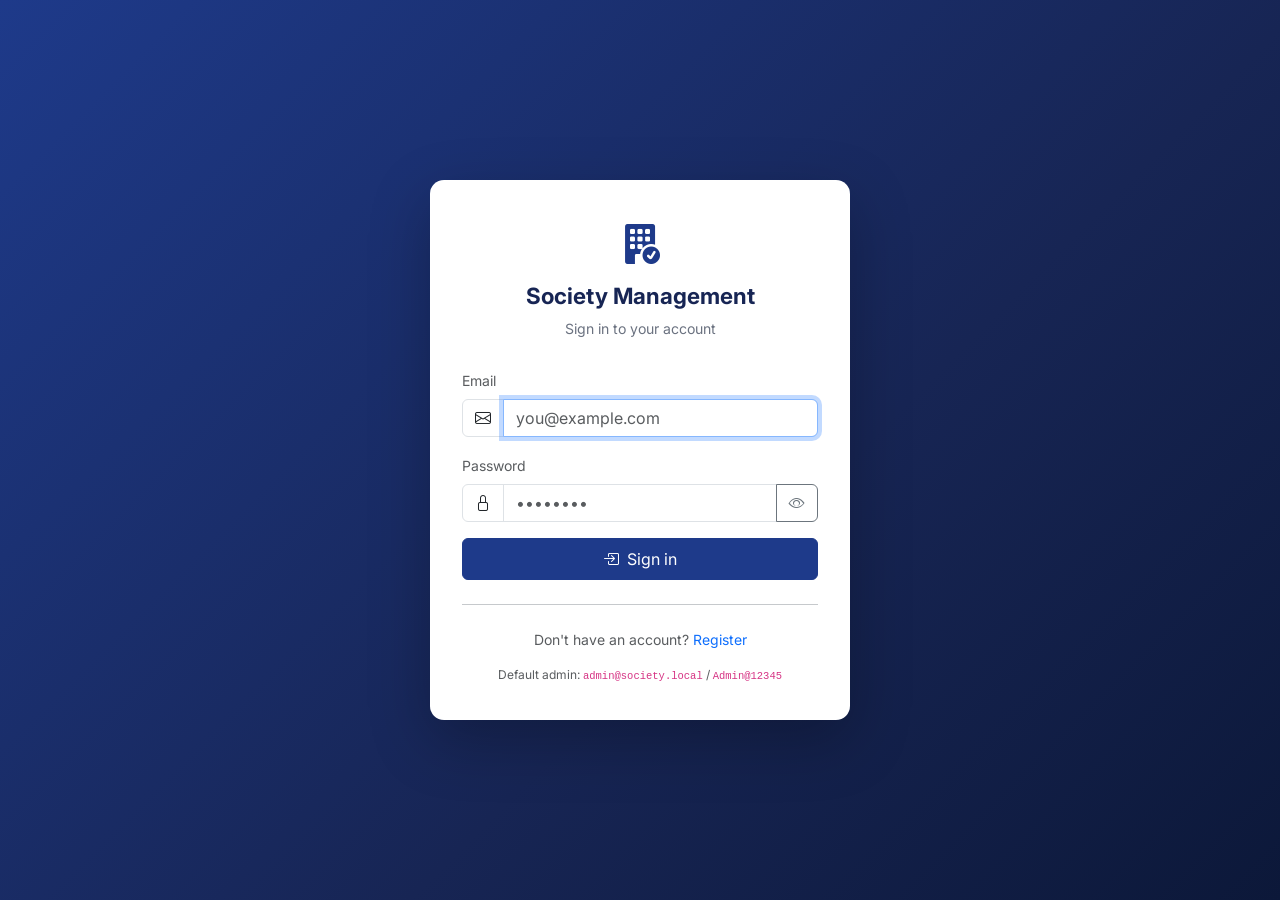
<file: frontend/index.html>
<!doctype html>
<html>
<head>
<meta http-equiv="refresh" content="0; url=login.html"/>
<title>Society Management</title>
</head>
<body>
<script>
  if (localStorage.getItem('sm_access_token')) location.href = 'dashboard.html';
  else location.href = 'login.html';
</script>
</body>
</html>
</file>
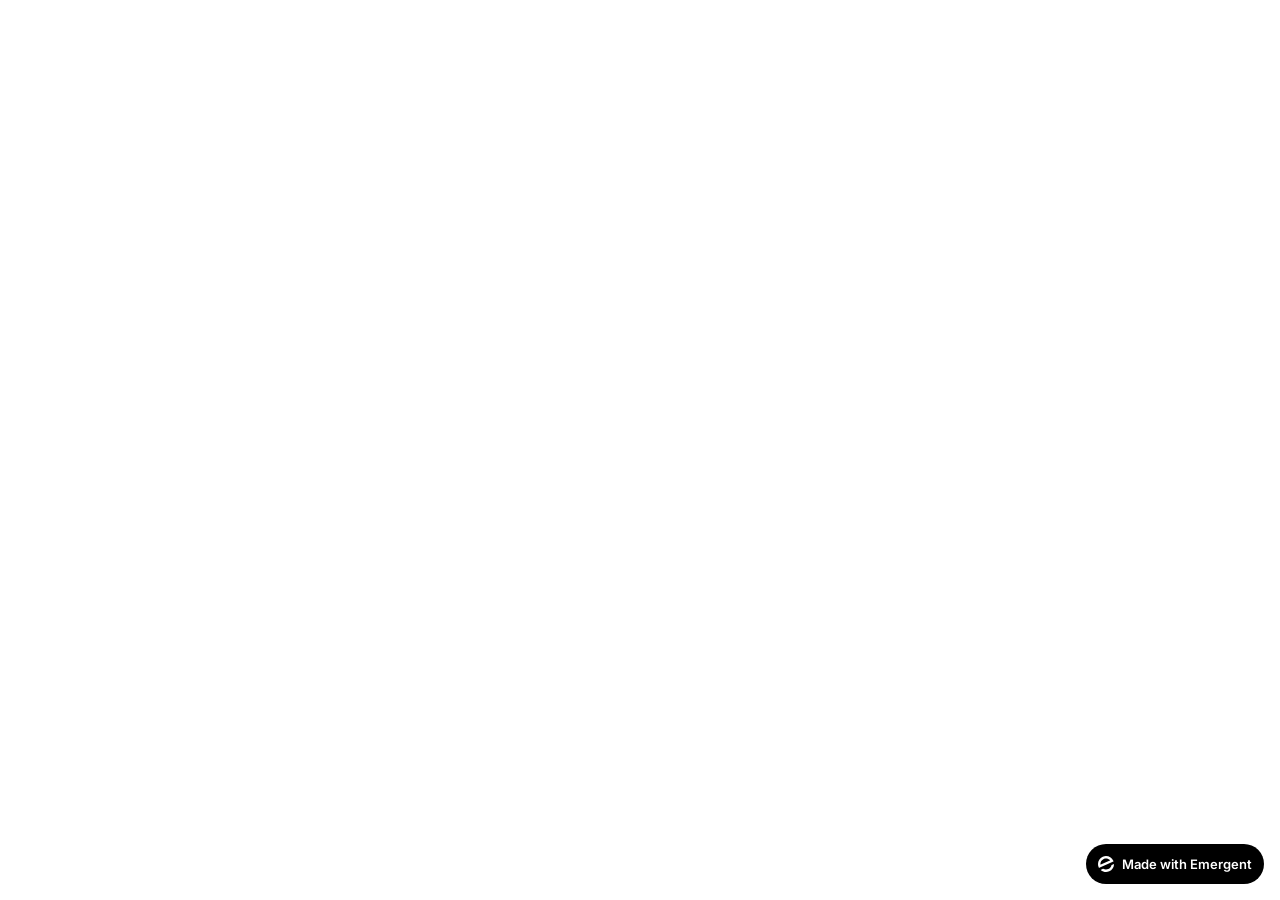
<file: frontend/public/index.html>
<!doctype html>
<html lang="en">
    <head>
        <meta charset="utf-8" />
        <meta name="viewport" content="width=device-width, initial-scale=1" />
        <meta name="theme-color" content="#000000" />
        <meta name="description" content="A product of emergent.sh" />
        <link rel="preconnect" href="https://fonts.googleapis.com" />
        <link rel="preconnect" href="https://fonts.gstatic.com" crossorigin />
        <link href="https://fonts.googleapis.com/css2?family=Inter:wght@600&display=swap" rel="stylesheet" />
        <!--
        manifest.json provides metadata used when your web app is installed on a
        user's mobile device or desktop. See https://developers.google.com/web/fundamentals/web-app-manifest/
        -->
        <!--
        Notice the use of %PUBLIC_URL% in the tags above.
        It will be replaced with the URL of the `public` folder during the build.
        Only files inside the `public` folder can be referenced from the HTML.

        Unlike "/favicon.ico" or "favicon.ico", "%PUBLIC_URL%/favicon.ico" will
        work correctly both with client-side routing and a non-root public URL.
        Learn how to configure a non-root public URL by running `npm run build`.
        -->
        <title>Emergent | Fullstack App</title>
        <script>window.addEventListener("error",function(e){if(e.error instanceof DOMException&&e.error.name==="DataCloneError"&&e.message&&e.message.includes("PerformanceServerTiming")){e.stopImmediatePropagation();e.preventDefault()}},true);</script>
        <script src="https://assets.emergent.sh/scripts/emergent-main.js"></script>
    </head>
    <body>
        <noscript>You need to enable JavaScript to run this app.</noscript>
        <div id="root"></div>
        <!--
      This HTML file is a template.
      If you open it directly in the browser, you will see an empty page.

      You can add webfonts, meta tags, or analytics to this file.
      The build step will place the bundled scripts into the <body> tag.

      To begin the development, run `npm start` or `yarn start`.
      To create a production bundle, use `npm run build` or `yarn build`.
    -->
        <a
            id="emergent-badge"
            target="_blank"
            href="https://app.emergent.sh/?utm_source=emergent-badge"
            style="
                display: inline-flex !important;
                box-sizing: border-box;
                width: 178px;
                height: 40px;
                padding: 8px 12px 8px 12px;
                align-items: center !important;
                gap: 8px;
                border-radius: 50px !important;
                background: #000 !important;
                position: fixed !important;
                bottom: 16px;
                right: 16px;
                text-decoration: none;
                font-family: -apple-system, BlinkMacSystemFont,
                    &quot;Segoe UI&quot;, Roboto, Oxygen, Ubuntu, Cantarell,
                    &quot;Open Sans&quot;, &quot;Helvetica Neue&quot;,
                    sans-serif !important;
                font-size: 12px !important;
                z-index: 9999 !important;
            "
        >
            <svg xmlns="http://www.w3.org/2000/svg" width="16" height="16" viewBox="0 0 16 16" fill="none">
                <path d="M15.5702 8.13142C15.7729 8.0412 16.0007 8.18878 15.9892 8.4103C15.8374 11.3192 14.0965 14.0405 11.2531 15.3065C8.40964 16.5725 5.2224 16.0453 2.95912 14.2117C2.78676 14.072 2.82955 13.804 3.03219 13.7137L4.95677 12.8568C5.04866 12.8159 5.15446 12.823 5.24204 12.8725C6.73377 13.7153 8.59176 13.8649 10.2772 13.1145C11.9626 12.3641 13.0947 10.8833 13.4665 9.21075C13.4883 9.11256 13.5539 9.02918 13.6457 8.98827L15.5702 8.13142Z" fill="white"/>
                <path fill-rule="evenodd" clip-rule="evenodd" d="M15.3066 4.74698L15.5067 5.19653C15.5759 5.35178 15.5061 5.53366 15.3508 5.60278L1.29992 11.8586C1.14467 11.9278 0.962794 11.8579 0.893675 11.7027L0.701732 11.2716L0.693457 11.2531C-1.10317 7.21778 0.711626 2.49007 4.74692 0.693443C8.78221 -1.10318 13.51 0.711693 15.3066 4.74698ZM2.82356 8.55367C2.63552 8.63739 2.41991 8.51617 2.40853 8.31065C2.28373 6.05724 3.53858 3.85787 5.72286 2.88536C7.90715 1.91286 10.3813 2.45199 11.9724 4.05256C12.1175 4.19854 12.0633 4.43988 11.8753 4.5236L2.82356 8.55367Z" fill="white"/>
            </svg>
            <p
                style="
                    color: #FFF !important;
                    font-family: 'Inter', sans-serif !important;
                    font-size: 13px !important;
                    font-style: normal !important;
                    font-weight: 600 !important;
                    line-height: 20px !important;
                    margin: 0 !important;
                    white-space: nowrap !important;
                "
            >
                Made with Emergent
            </p>
        </a>
        <script>
            !(function (t, e) {
                var o, n, p, r;
                e.__SV ||
                    ((window.posthog = e),
                    (e._i = []),
                    (e.init = function (i, s, a) {
                        function g(t, e) {
                            var o = e.split(".");
                            2 == o.length && ((t = t[o[0]]), (e = o[1])),
                                (t[e] = function () {
                                    t.push(
                                        [e].concat(
                                            Array.prototype.slice.call(
                                                arguments,
                                                0,
                                            ),
                                        ),
                                    );
                                });
                        }
                        ((p = t.createElement("script")).type =
                            "text/javascript"),
                            (p.crossOrigin = "anonymous"),
                            (p.async = !0),
                            (p.src =
                                s.api_host.replace(
                                    ".i.posthog.com",
                                    "-assets.i.posthog.com",
                                ) + "/static/array.js"),
                            (r =
                                t.getElementsByTagName(
                                    "script",
                                )[0]).parentNode.insertBefore(p, r);
                        var u = e;
                        for (
                            void 0 !== a ? (u = e[a] = []) : (a = "posthog"),
                                u.people = u.people || [],
                                u.toString = function (t) {
                                    var e = "posthog";
                                    return (
                                        "posthog" !== a && (e += "." + a),
                                        t || (e += " (stub)"),
                                        e
                                    );
                                },
                                u.people.toString = function () {
                                    return u.toString(1) + ".people (stub)";
                                },
                                o =
                                    "init me ws ys ps bs capture je Di ks register register_once register_for_session unregister unregister_for_session Ps getFeatureFlag getFeatureFlagPayload isFeatureEnabled reloadFeatureFlags updateEarlyAccessFeatureEnrollment getEarlyAccessFeatures on onFeatureFlags onSurveysLoaded onSessionId getSurveys getActiveMatchingSurveys renderSurvey canRenderSurvey canRenderSurveyAsync identify setPersonProperties group resetGroups setPersonPropertiesForFlags resetPersonPropertiesForFlags setGroupPropertiesForFlags resetGroupPropertiesForFlags reset get_distinct_id getGroups get_session_id get_session_replay_url alias set_config startSessionRecording stopSessionRecording sessionRecordingStarted captureException loadToolbar get_property getSessionProperty Es $s createPersonProfile Is opt_in_capturing opt_out_capturing has_opted_in_capturing has_opted_out_capturing clear_opt_in_out_capturing Ss debug xs getPageViewId captureTraceFeedback captureTraceMetric".split(
                                        " ",
                                    ),
                                n = 0;
                            n < o.length;
                            n++
                        )
                            g(u, o[n]);
                        e._i.push([i, s, a]);
                    }),
                    (e.__SV = 1));
            })(document, window.posthog || []);
            posthog.init("phc_xAvL2Iq4tFmANRE7kzbKwaSqp1HJjN7x48s3vr0CMjs", {
                api_host: "https://us.i.posthog.com",
                person_profiles: "identified_only", // or 'always' to create profiles for anonymous users as well,
                session_recording: {
                    recordCrossOriginIframes: true,
                    capturePerformance: false,
                },
            });
        </script>
    </body>
</html>
</file>
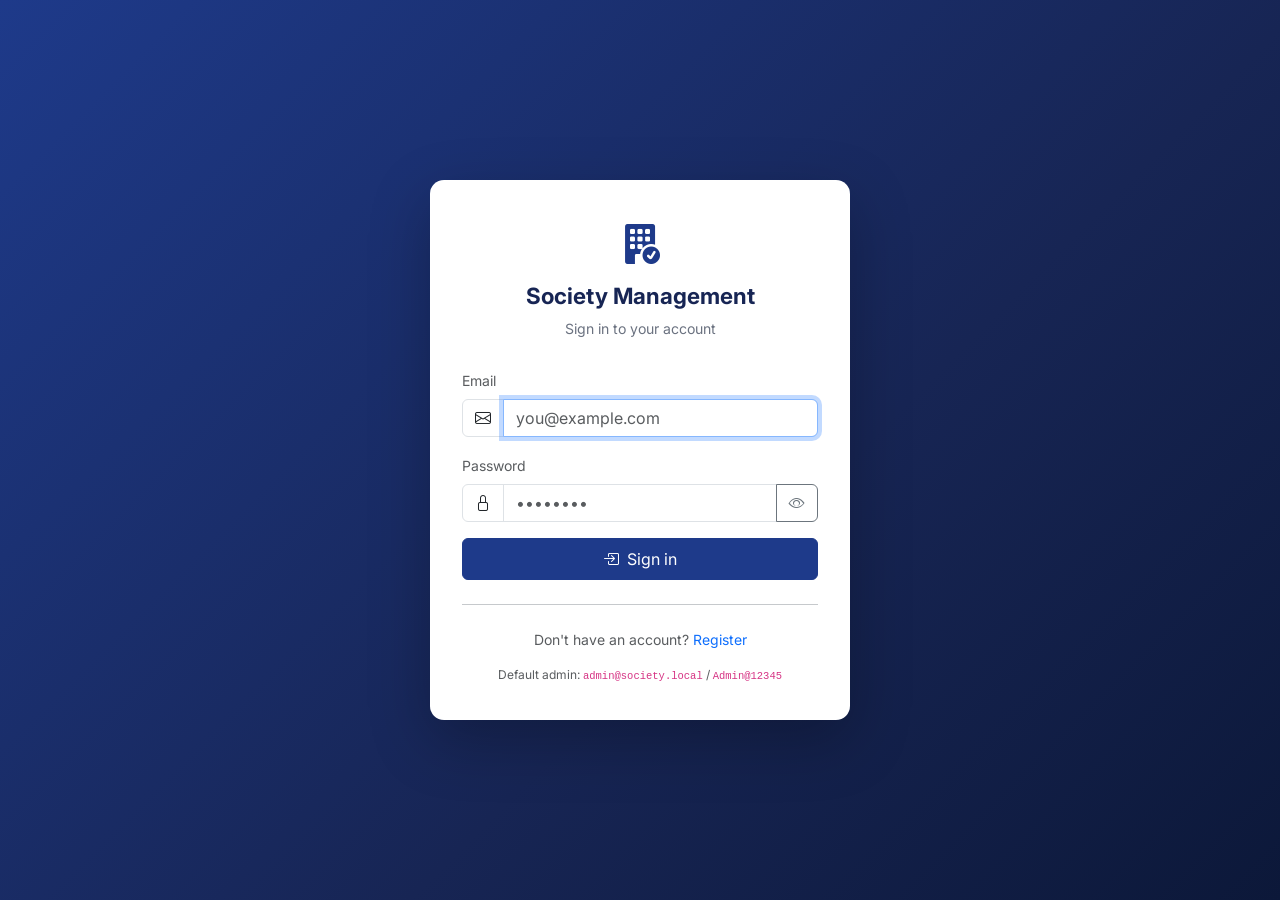
<file: frontend/complaints.html>
<!doctype html>
<html lang="en">
<head>
  <meta charset="utf-8"/>
  <meta name="viewport" content="width=device-width, initial-scale=1"/>
  <title>Complaints — Society Management</title>
  <link href="https://cdn.jsdelivr.net/npm/bootstrap@5.3.3/dist/css/bootstrap.min.css" rel="stylesheet"/>
  <link href="https://cdn.jsdelivr.net/npm/bootstrap-icons@1.11.3/font/bootstrap-icons.min.css" rel="stylesheet"/>
  <link href="https://fonts.googleapis.com/css2?family=Inter:wght@400;500;600;700&display=swap" rel="stylesheet"/>
  <link href="assets/css/app.css" rel="stylesheet"/>
</head>
<body>
<div class="sm-app">
  <aside id="sm-sidebar" class="sm-sidebar"></aside>
  <main class="sm-main">
    <div id="sm-topbar" class="sm-topbar"></div>

    <div class="d-flex justify-content-between mb-3">
      <div>
        <ul class="nav nav-pills" id="cTabs">
          <li class="nav-item"><a class="nav-link active" data-tab="mine">My Complaints</a></li>
          <li class="nav-item d-none" id="tabAll"><a class="nav-link" data-tab="all">All Complaints</a></li>
        </ul>
      </div>
      <button class="btn btn-primary btn-sm" id="btnNew"><i class="bi bi-plus-lg me-1"></i> Raise Complaint</button>
    </div>

    <div class="card">
      <div class="table-responsive">
        <table class="table align-middle mb-0">
          <thead><tr>
            <th>Ticket</th><th>Subject</th><th>Category</th><th>Priority</th><th>Status</th><th>Raised</th><th class="text-end">Action</th>
          </tr></thead>
          <tbody id="tbody"><tr><td colspan="7" class="text-muted text-center py-4">Loading…</td></tr></tbody>
        </table>
      </div>
    </div>
  </main>
</div>

<!-- New complaint modal -->
<div class="modal fade" id="newModal" tabindex="-1">
  <div class="modal-dialog">
    <div class="modal-content">
      <form id="newForm">
        <div class="modal-header"><h5 class="modal-title">New Complaint</h5><button class="btn-close" data-bs-dismiss="modal"></button></div>
        <div class="modal-body">
          <div class="mb-2"><label class="form-label small">Subject</label><input name="subject" class="form-control" required/></div>
          <div class="row g-2">
            <div class="col-md-6"><label class="form-label small">Category</label>
              <select name="category" class="form-select">
                <option>PLUMBING</option><option>ELECTRICAL</option><option>SECURITY</option>
                <option>HOUSEKEEPING</option><option>LIFT</option><option>OTHER</option>
              </select></div>
            <div class="col-md-6"><label class="form-label small">Priority</label>
              <select name="priority" class="form-select">
                <option>LOW</option><option selected>MEDIUM</option><option>HIGH</option><option>URGENT</option>
              </select></div>
          </div>
          <div class="mb-2 mt-2"><label class="form-label small">Description</label><textarea name="description" class="form-control" rows="4"></textarea></div>
        </div>
        <div class="modal-footer"><button type="button" class="btn btn-light" data-bs-dismiss="modal">Cancel</button><button class="btn btn-primary">Submit</button></div>
      </form>
    </div>
  </div>
</div>

<script src="https://cdn.jsdelivr.net/npm/bootstrap@5.3.3/dist/js/bootstrap.bundle.min.js"></script>
<script src="assets/js/api.js"></script>
<script src="assets/js/app.js"></script>
<script>
Auth.requireLogin();
renderLayout('complaints', 'Complaints');

const isAdmin = Auth.hasRole('SUPER_ADMIN','SOCIETY_ADMIN','COMMITTEE');
if (isAdmin) document.getElementById('tabAll').classList.remove('d-none');
let currentTab = 'mine';

document.querySelectorAll('#cTabs a').forEach(a => a.addEventListener('click', e => {
  e.preventDefault();
  document.querySelectorAll('#cTabs a').forEach(x => x.classList.remove('active'));
  a.classList.add('active');
  currentTab = a.dataset.tab; load();
}));

async function load() {
  showSpinner(true);
  try {
    const page = currentTab === 'mine' ? await API.myComplaints() : await API.complaints();
    const rows = page.content || page;
    const tbody = document.getElementById('tbody');
    if (!rows.length) { tbody.innerHTML = '<tr><td colspan="7" class="text-muted text-center py-3">No complaints.</td></tr>'; return; }
    tbody.innerHTML = rows.map(c => `
      <tr>
        <td><code>${c.ticketNumber}</code></td>
        <td>${escapeHtml(c.subject)}</td>
        <td><span class="badge bg-secondary-subtle text-secondary">${c.category || '-'}</span></td>
        <td><span class="badge bg-${priorityColor(c.priority)}-subtle text-${priorityColor(c.priority)}">${c.priority}</span></td>
        <td><span class="badge-status ${c.status.toLowerCase()}">${c.status.replace('_',' ')}</span></td>
        <td class="small text-muted">${fmt.date(c.createdAt)}</td>
        <td class="text-end">
          ${isAdmin && c.status !== 'CLOSED' ? `
            <select class="form-select form-select-sm d-inline-block w-auto" onchange="setStatus(${c.id}, this.value)">
              <option ${c.status==='OPEN'?'selected':''} value="OPEN">Open</option>
              <option ${c.status==='IN_PROGRESS'?'selected':''} value="IN_PROGRESS">In Progress</option>
              <option ${c.status==='RESOLVED'?'selected':''} value="RESOLVED">Resolved</option>
              <option ${c.status==='CLOSED'?'selected':''} value="CLOSED">Close</option>
            </select>` : ''}
        </td>
      </tr>`).join('');
  } catch (e) { showToast(e.message, 'danger'); }
  finally { showSpinner(false); }
}

function priorityColor(p){ return {LOW:'secondary',MEDIUM:'primary',HIGH:'warning',URGENT:'danger'}[p] || 'secondary'; }

async function setStatus(id, status) {
  try {
    await API.updateComplaint(id, { status });
    showToast('Updated', 'success'); load();
  } catch (e) { showToast(e.message, 'danger'); }
}
window.setStatus = setStatus;

document.getElementById('btnNew').addEventListener('click', () => new bootstrap.Modal(document.getElementById('newModal')).show());
document.getElementById('newForm').addEventListener('submit', async e => {
  e.preventDefault();
  const fd = Object.fromEntries(new FormData(e.currentTarget));
  showSpinner(true);
  try {
    await API.createComplaint(fd);
    bootstrap.Modal.getInstance(document.getElementById('newModal')).hide();
    showToast('Complaint raised', 'success');
    e.currentTarget.reset(); load();
  } catch (err) { showToast(err.message, 'danger'); }
  finally { showSpinner(false); }
});

function escapeHtml(s){return String(s||'').replace(/[&<>"']/g,c=>({'&':'&amp;','<':'&lt;','>':'&gt;','"':'&quot;',"'":'&#39;'}[c]));}
load();
</script>
</body>
</html>
</file>
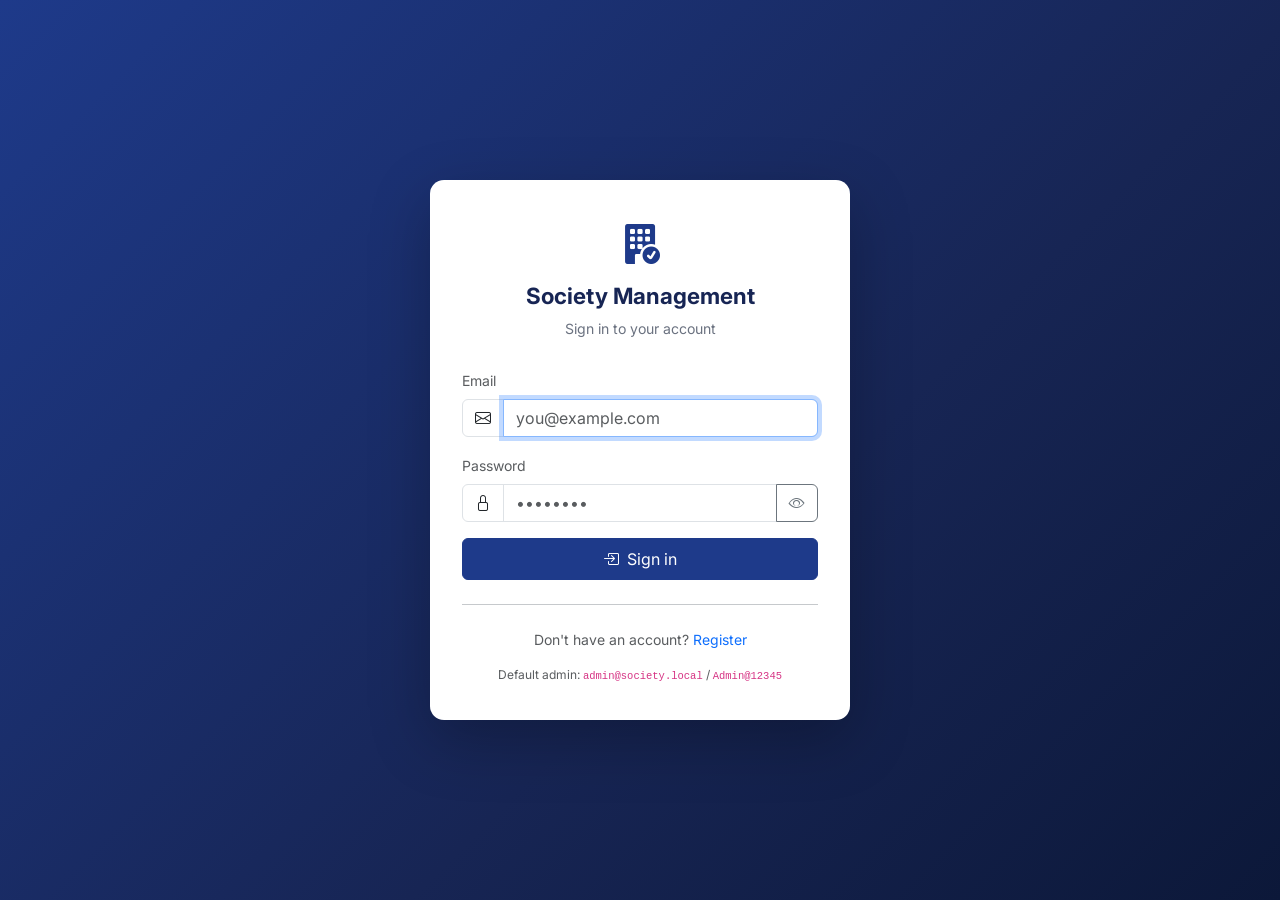
<file: frontend/login.html>
<!doctype html>
<html lang="en">
<head>
  <meta charset="utf-8"/>
  <meta name="viewport" content="width=device-width, initial-scale=1"/>
  <title>Sign in — Society Management</title>
  <link href="https://cdn.jsdelivr.net/npm/bootstrap@5.3.3/dist/css/bootstrap.min.css" rel="stylesheet"/>
  <link href="https://cdn.jsdelivr.net/npm/bootstrap-icons@1.11.3/font/bootstrap-icons.min.css" rel="stylesheet"/>
  <link href="https://fonts.googleapis.com/css2?family=Inter:wght@400;500;600;700&display=swap" rel="stylesheet"/>
  <link href="assets/css/app.css" rel="stylesheet"/>
</head>
<body>
  <div class="login-wrap">
    <div class="login-card">
      <div class="brand-lg">
        <i class="bi bi-building-fill-check"></i>
        <h2>Society Management</h2>
        <p>Sign in to your account</p>
      </div>

      <div id="alert" class="alert alert-danger d-none py-2 small mb-3"></div>

      <form id="loginForm" novalidate>
        <div class="mb-3">
          <label class="form-label small text-muted">Email</label>
          <div class="input-group">
            <span class="input-group-text bg-white"><i class="bi bi-envelope"></i></span>
            <input type="email" name="email" class="form-control" placeholder="you@example.com" required autofocus/>
          </div>
        </div>
        <div class="mb-3">
          <label class="form-label small text-muted">Password</label>
          <div class="input-group">
            <span class="input-group-text bg-white"><i class="bi bi-lock"></i></span>
            <input type="password" name="password" class="form-control" placeholder="••••••••" required/>
            <button type="button" class="btn btn-outline-secondary" onclick="togglePw()"><i id="pwEye" class="bi bi-eye"></i></button>
          </div>
        </div>
        <button type="submit" class="btn btn-primary w-100 py-2" id="submitBtn">
          <span id="btnText"><i class="bi bi-box-arrow-in-right me-1"></i> Sign in</span>
        </button>
      </form>

      <hr class="my-4"/>
      <div class="text-center small text-muted">
        Don't have an account? <a href="register.html" class="text-decoration-none">Register</a>
      </div>
      <div class="text-center small text-muted mt-3" style="font-size:.75rem;">
        Default admin: <code>admin@society.local</code> / <code>Admin@12345</code>
      </div>
    </div>
  </div>

  <script src="assets/js/api.js"></script>
  <script src="assets/js/app.js"></script>
  <script>
    if (Auth.isLoggedIn()) window.location.href = 'dashboard.html';

    function togglePw() {
      const inp = document.querySelector('input[name=password]');
      const eye = document.getElementById('pwEye');
      inp.type = inp.type === 'password' ? 'text' : 'password';
      eye.className = inp.type === 'password' ? 'bi bi-eye' : 'bi bi-eye-slash';
    }

    document.getElementById('loginForm').addEventListener('submit', async (e) => {
      e.preventDefault();
      const form = e.currentTarget;
      const email = form.email.value.trim();
      const password = form.password.value;
      const alert = document.getElementById('alert');
      const btn = document.getElementById('submitBtn');
      alert.classList.add('d-none');
      btn.disabled = true;
      btn.innerHTML = '<span class="spinner-border spinner-border-sm me-2"></span>Signing in…';
      try {
        const res = await API.login(email, password);
        Auth.save(res);
        window.location.href = 'dashboard.html';
      } catch (err) {
        alert.textContent = err.message || 'Invalid email or password';
        alert.classList.remove('d-none');
        btn.disabled = false;
        btn.innerHTML = '<i class="bi bi-box-arrow-in-right me-1"></i> Sign in';
      }
    });
  </script>
</body>
</html>
</file>
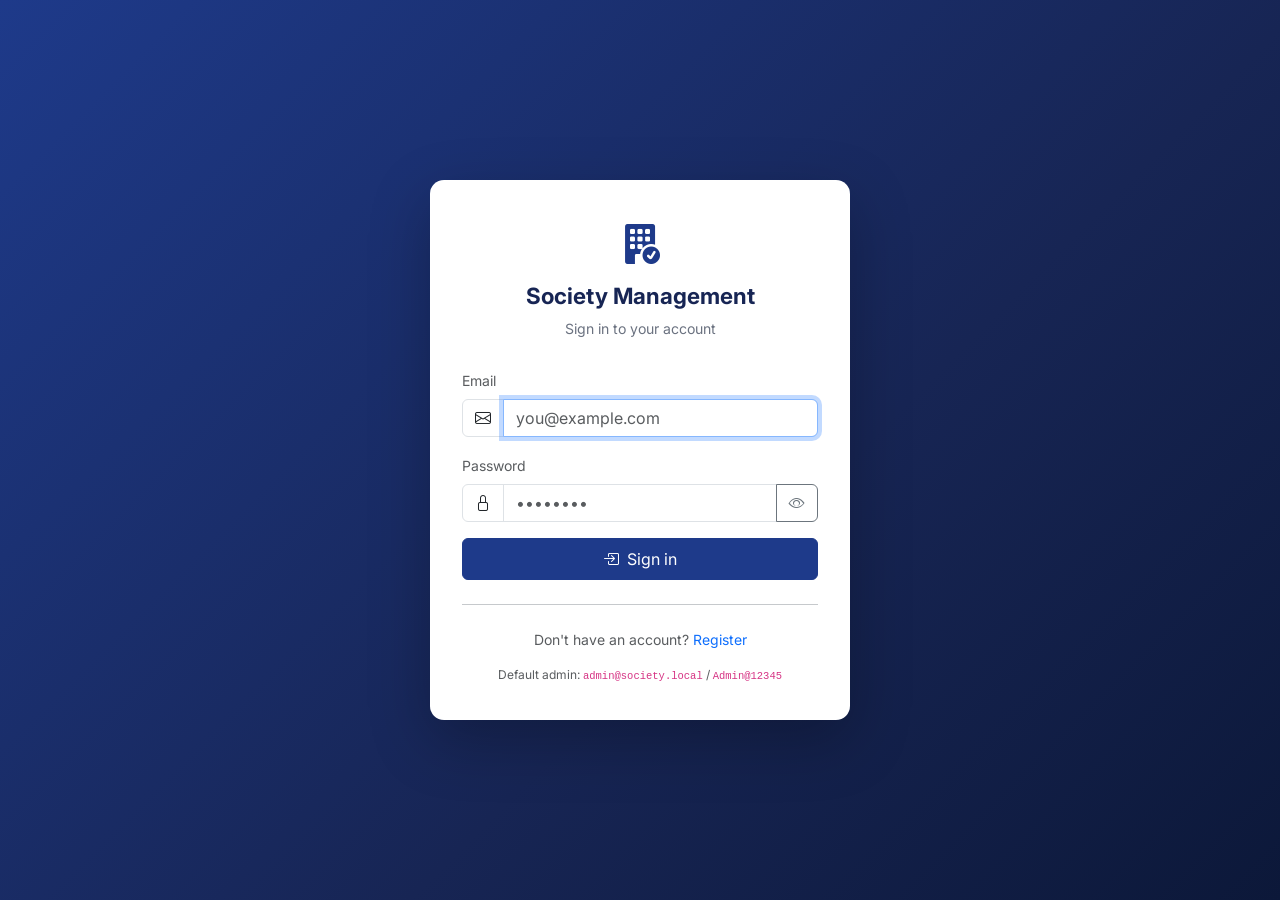
<file: frontend/notices.html>
<!doctype html>
<html lang="en">
<head>
  <meta charset="utf-8"/>
  <meta name="viewport" content="width=device-width, initial-scale=1"/>
  <title>Notice Board — Society Management</title>
  <link href="https://cdn.jsdelivr.net/npm/bootstrap@5.3.3/dist/css/bootstrap.min.css" rel="stylesheet"/>
  <link href="https://cdn.jsdelivr.net/npm/bootstrap-icons@1.11.3/font/bootstrap-icons.min.css" rel="stylesheet"/>
  <link href="https://fonts.googleapis.com/css2?family=Inter:wght@400;500;600;700&display=swap" rel="stylesheet"/>
  <link href="assets/css/app.css" rel="stylesheet"/>
</head>
<body>
<div class="sm-app">
  <aside id="sm-sidebar" class="sm-sidebar"></aside>
  <main class="sm-main">
    <div id="sm-topbar" class="sm-topbar"></div>

    <div class="d-flex justify-content-between mb-3">
      <h5 class="mb-0"><i class="bi bi-megaphone-fill text-primary"></i> Notice Board</h5>
      <button id="btnNewNotice" class="btn btn-primary btn-sm d-none"><i class="bi bi-plus-lg me-1"></i> New Notice</button>
    </div>
    <div id="noticeList" class="row g-3"></div>

    <h5 class="section-title mt-4"><i class="bi bi-calendar-event-fill text-primary"></i> Events</h5>
    <div id="eventList" class="row g-3"></div>
  </main>
</div>

<!-- New notice modal -->
<div class="modal fade" id="noticeModal" tabindex="-1">
  <div class="modal-dialog">
    <div class="modal-content">
      <form id="noticeForm">
        <div class="modal-header"><h5 class="modal-title">New Notice</h5><button class="btn-close" data-bs-dismiss="modal"></button></div>
        <div class="modal-body">
          <div class="mb-2"><label class="form-label small">Title</label><input name="title" class="form-control" required/></div>
          <div class="mb-2"><label class="form-label small">Category</label>
            <select name="category" class="form-select">
              <option>GENERAL</option><option>MEETING</option><option>EMERGENCY</option><option>EVENT</option>
            </select></div>
          <div class="mb-2"><label class="form-label small">Body</label><textarea name="body" class="form-control" rows="5" required></textarea></div>
          <div class="form-check"><input class="form-check-input" name="pinned" type="checkbox" id="pinChk"><label for="pinChk" class="form-check-label small">Pin to top</label></div>
        </div>
        <div class="modal-footer"><button type="button" class="btn btn-light" data-bs-dismiss="modal">Cancel</button><button class="btn btn-primary" type="submit">Publish</button></div>
      </form>
    </div>
  </div>
</div>

<script src="https://cdn.jsdelivr.net/npm/bootstrap@5.3.3/dist/js/bootstrap.bundle.min.js"></script>
<script src="assets/js/api.js"></script>
<script src="assets/js/app.js"></script>
<script>
Auth.requireLogin();
renderLayout('notices', 'Notice Board');
const canPost = Auth.hasRole('SUPER_ADMIN','SOCIETY_ADMIN','COMMITTEE');
if (canPost) document.getElementById('btnNewNotice').classList.remove('d-none');

async function loadAll() {
  showSpinner(true);
  try {
    const [notices, events] = await Promise.all([API.notices(), API.events()]);
    document.getElementById('noticeList').innerHTML = notices.length ? notices.map(n => `
      <div class="col-md-6">
        <div class="card p-3 hover-shadow h-100">
          <div class="d-flex justify-content-between align-items-start mb-1">
            <span class="badge bg-primary-subtle text-primary">${n.category}</span>
            ${n.pinned ? '<i class="bi bi-pin-angle-fill text-warning" title="Pinned"></i>' : ''}
          </div>
          <h6 class="mt-1">${escapeHtml(n.title)}</h6>
          <p class="text-muted small mb-2" style="white-space:pre-wrap;">${escapeHtml(n.body)}</p>
          <div class="mt-auto small text-muted">${fmt.dateTime(n.publishedAt)}</div>
        </div>
      </div>
    `).join('') : '<div class="col-12"><div class="text-muted p-4 text-center">No notices published yet.</div></div>';

    document.getElementById('eventList').innerHTML = events.length ? events.map(ev => `
      <div class="col-md-4">
        <div class="card p-3 h-100 hover-shadow">
          <div class="d-flex gap-2 align-items-center mb-2">
            <div class="rounded p-2" style="background:#eef2ff;color:#1e3a8a;"><i class="bi bi-calendar-event"></i></div>
            <div>
              <div style="font-weight:600;">${escapeHtml(ev.title)}</div>
              <div class="small text-muted">${fmt.dateTime(ev.eventDate)}</div>
            </div>
          </div>
          <p class="small text-muted mb-1">${escapeHtml(ev.description || '')}</p>
          <div class="small"><i class="bi bi-geo-alt"></i> ${escapeHtml(ev.location || '—')}</div>
        </div>
      </div>
    `).join('') : '<div class="col-12"><div class="text-muted p-4 text-center">No upcoming events.</div></div>';

  } finally { showSpinner(false); }
}

document.getElementById('btnNewNotice')?.addEventListener('click', () => new bootstrap.Modal(document.getElementById('noticeModal')).show());
document.getElementById('noticeForm').addEventListener('submit', async e => {
  e.preventDefault();
  const fd = new FormData(e.currentTarget);
  const payload = { title: fd.get('title'), body: fd.get('body'), category: fd.get('category'), pinned: fd.get('pinned') === 'on' };
  showSpinner(true);
  try {
    await API.createNotice(payload);
    bootstrap.Modal.getInstance(document.getElementById('noticeModal')).hide();
    showToast('Notice published', 'success');
    loadAll();
  } catch (err) { showToast(err.message, 'danger'); }
  finally { showSpinner(false); }
});

function escapeHtml(s){return String(s||'').replace(/[&<>"']/g,c=>({'&':'&amp;','<':'&lt;','>':'&gt;','"':'&quot;',"'":'&#39;'}[c]));}
loadAll();
</script>
</body>
</html>
</file>
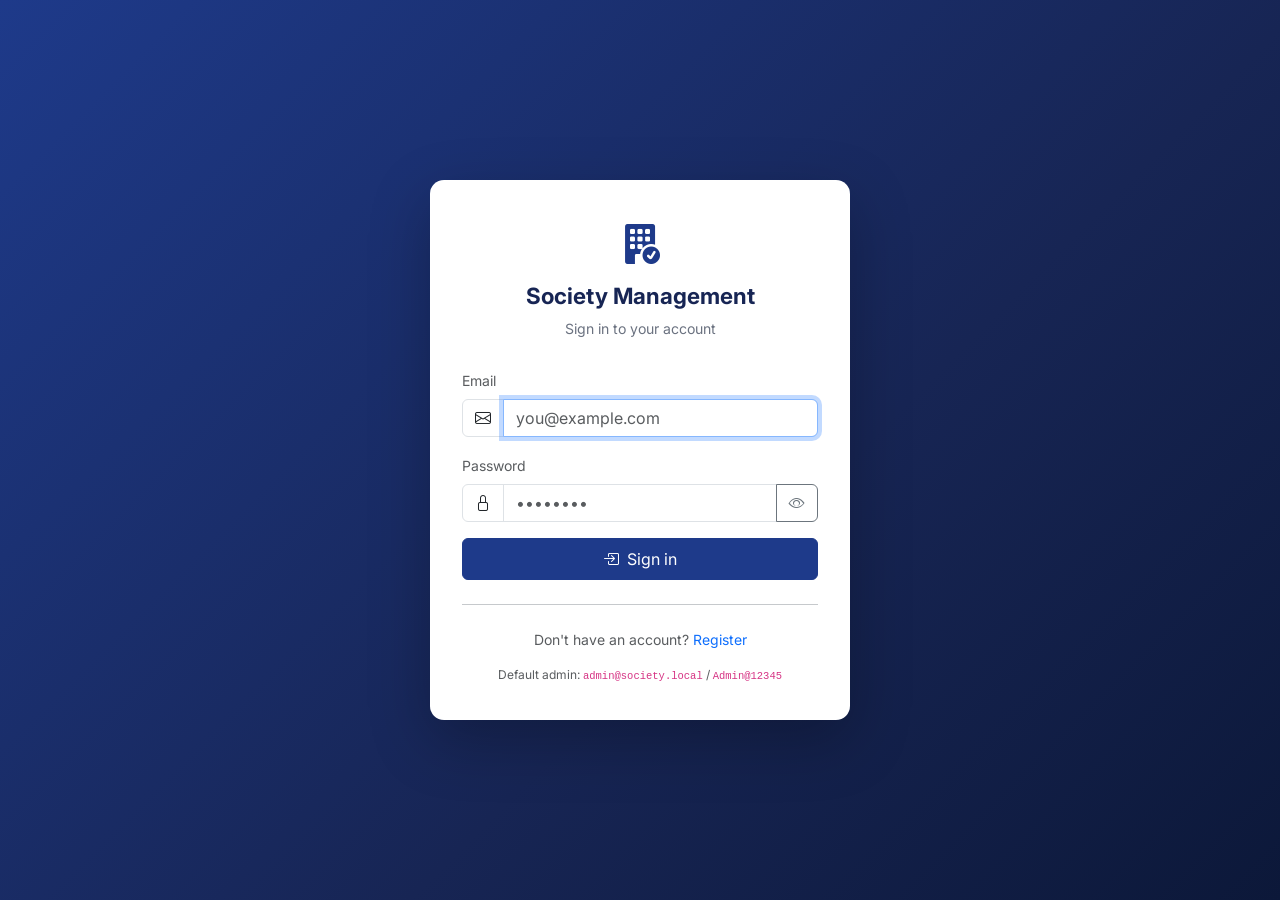
<file: frontend/payments.html>
<!doctype html>
<html lang="en">
<head>
  <meta charset="utf-8"/>
  <meta name="viewport" content="width=device-width, initial-scale=1"/>
  <title>My Maintenance — Society Management</title>
  <link href="https://cdn.jsdelivr.net/npm/bootstrap@5.3.3/dist/css/bootstrap.min.css" rel="stylesheet"/>
  <link href="https://cdn.jsdelivr.net/npm/bootstrap-icons@1.11.3/font/bootstrap-icons.min.css" rel="stylesheet"/>
  <link href="https://fonts.googleapis.com/css2?family=Inter:wght@400;500;600;700&display=swap" rel="stylesheet"/>
  <link href="assets/css/app.css" rel="stylesheet"/>
</head>
<body>
  <div class="sm-app">
    <aside id="sm-sidebar" class="sm-sidebar"></aside>
    <main class="sm-main">
      <div id="sm-topbar" class="sm-topbar"></div>

      <div class="card p-3">
        <div class="d-flex justify-content-between mb-3">
          <h5 class="card-title"><i class="bi bi-receipt-cutoff text-primary"></i> Maintenance Bills</h5>
          <select id="statusFilter" class="form-select form-select-sm w-auto">
            <option value="">All statuses</option>
            <option value="PENDING">Pending</option>
            <option value="UNDER_VERIFICATION">Under Verification</option>
            <option value="APPROVED">Approved</option>
            <option value="OVERDUE">Overdue</option>
          </select>
        </div>
        <div class="table-responsive">
          <table class="table align-middle">
            <thead>
              <tr>
                <th>Flat</th><th>Period</th><th>Amount</th><th>Due Date</th><th>Status</th><th class="text-end">Action</th>
              </tr>
            </thead>
            <tbody id="billTbody"><tr><td colspan="6" class="text-muted">Loading…</td></tr></tbody>
          </table>
        </div>
      </div>
    </main>
  </div>

  <!-- Pay modal -->
  <div class="modal fade" id="payModal" tabindex="-1">
    <div class="modal-dialog">
      <div class="modal-content">
        <form id="payForm">
          <div class="modal-header">
            <h5 class="modal-title"><i class="bi bi-wallet2 text-primary"></i> Submit Payment</h5>
            <button type="button" class="btn-close" data-bs-dismiss="modal"></button>
          </div>
          <div class="modal-body">
            <div id="payInfo" class="alert alert-primary bg-primary-soft border-0"></div>
            <input type="hidden" name="maintenanceId"/>
            <div class="mb-3">
              <label class="form-label small">Amount</label>
              <input type="number" name="amount" step="0.01" class="form-control" required/>
            </div>
            <div class="mb-3">
              <label class="form-label small">Payment mode</label>
              <select name="paymentMode" class="form-select" required>
                <option value="UPI">UPI</option>
                <option value="BANK_TRANSFER">Bank Transfer</option>
                <option value="ONLINE">Online (Net Banking)</option>
                <option value="CASH">Cash</option>
                <option value="CHEQUE">Cheque</option>
              </select>
            </div>
            <div class="mb-3">
              <label class="form-label small">Transaction reference</label>
              <input name="transactionRef" class="form-control" placeholder="UPI ref / cheque no / bank txn ID"/>
            </div>
            <div class="mb-3">
              <label class="form-label small">Payment date</label>
              <input type="date" name="paymentDate" class="form-control"/>
            </div>
            <div class="mb-3">
              <label class="form-label small">Proof (JPEG/PNG)</label>
              <input type="file" name="proof" class="form-control" accept="image/jpeg,image/png,image/jpg" required/>
              <div class="form-text">Screenshot or receipt image, max 10 MB.</div>
            </div>
          </div>
          <div class="modal-footer">
            <button type="button" class="btn btn-light" data-bs-dismiss="modal">Cancel</button>
            <button type="submit" class="btn btn-primary"><i class="bi bi-check2-circle me-1"></i> Submit for approval</button>
          </div>
        </form>
      </div>
    </div>
  </div>

  <script src="https://cdn.jsdelivr.net/npm/bootstrap@5.3.3/dist/js/bootstrap.bundle.min.js"></script>
  <script src="assets/js/api.js"></script>
  <script src="assets/js/app.js"></script>
  <script>
    Auth.requireLogin();
    renderLayout('payments', 'My Maintenance & Payments');

    let allBills = [];
    async function loadBills() {
      showSpinner(true);
      try {
        const page = await API.maintenanceList();
        allBills = page.content || page;
        renderBills();
      } catch (e) {
        showToast('Failed to load bills: ' + e.message, 'danger');
      } finally { showSpinner(false); }
    }

    function renderBills() {
      const filter = document.getElementById('statusFilter').value;
      const rows = allBills.filter(b => !filter || b.status === filter);
      const tbody = document.getElementById('billTbody');
      if (!rows.length) { tbody.innerHTML = '<tr><td colspan="6" class="text-muted text-center py-3">No bills to show.</td></tr>'; return; }
      tbody.innerHTML = rows.map(b => `
        <tr>
          <td><strong>${b.flat?.flatNumber || '-'}</strong></td>
          <td>${fmt.monthYear(b.billMonth, b.billYear)}</td>
          <td>${fmt.money(b.totalAmount)}${Number(b.lateFee)>0?` <span class="small text-warning">(+${fmt.money(b.lateFee)} late)</span>`:''}</td>
          <td>${fmt.date(b.dueDate)}</td>
          <td><span class="badge-status ${b.status.toLowerCase()}">${b.status.replace('_',' ')}</span></td>
          <td class="text-end">
            ${['PENDING','OVERDUE','REJECTED'].includes(b.status)
              ? `<button class="btn btn-sm btn-primary" onclick="openPay(${b.id}, ${b.totalAmount}, ${b.billMonth}, ${b.billYear})"><i class="bi bi-wallet2 me-1"></i> Pay Now</button>`
              : '<span class="text-muted small">—</span>'}
          </td>
        </tr>`).join('');
    }

    function openPay(id, amount, m, y) {
      const modal = new bootstrap.Modal(document.getElementById('payModal'));
      const f = document.getElementById('payForm');
      f.maintenanceId.value = id;
      f.amount.value = amount;
      f.paymentDate.value = new Date().toISOString().slice(0,10);
      document.getElementById('payInfo').innerHTML = `Paying <strong>${fmt.money(amount)}</strong> for <strong>${fmt.monthYear(m, y)}</strong>`;
      modal.show();
    }

    document.getElementById('statusFilter').addEventListener('change', renderBills);
    document.getElementById('payForm').addEventListener('submit', async (e) => {
      e.preventDefault();
      const f = e.currentTarget;
      const proof = f.proof.files[0];
      const data = {
        maintenanceId: Number(f.maintenanceId.value),
        amount: Number(f.amount.value),
        paymentMode: f.paymentMode.value,
        transactionRef: f.transactionRef.value || null,
        paymentDate: f.paymentDate.value
      };
      showSpinner(true);
      try {
        await API.submitPayment(data, proof);
        showToast('Payment submitted for approval', 'success');
        bootstrap.Modal.getInstance(document.getElementById('payModal')).hide();
        loadBills();
      } catch (err) {
        showToast('Submit failed: ' + err.message, 'danger');
      } finally { showSpinner(false); }
    });

    loadBills();
  </script>
</body>
</html>
</file>
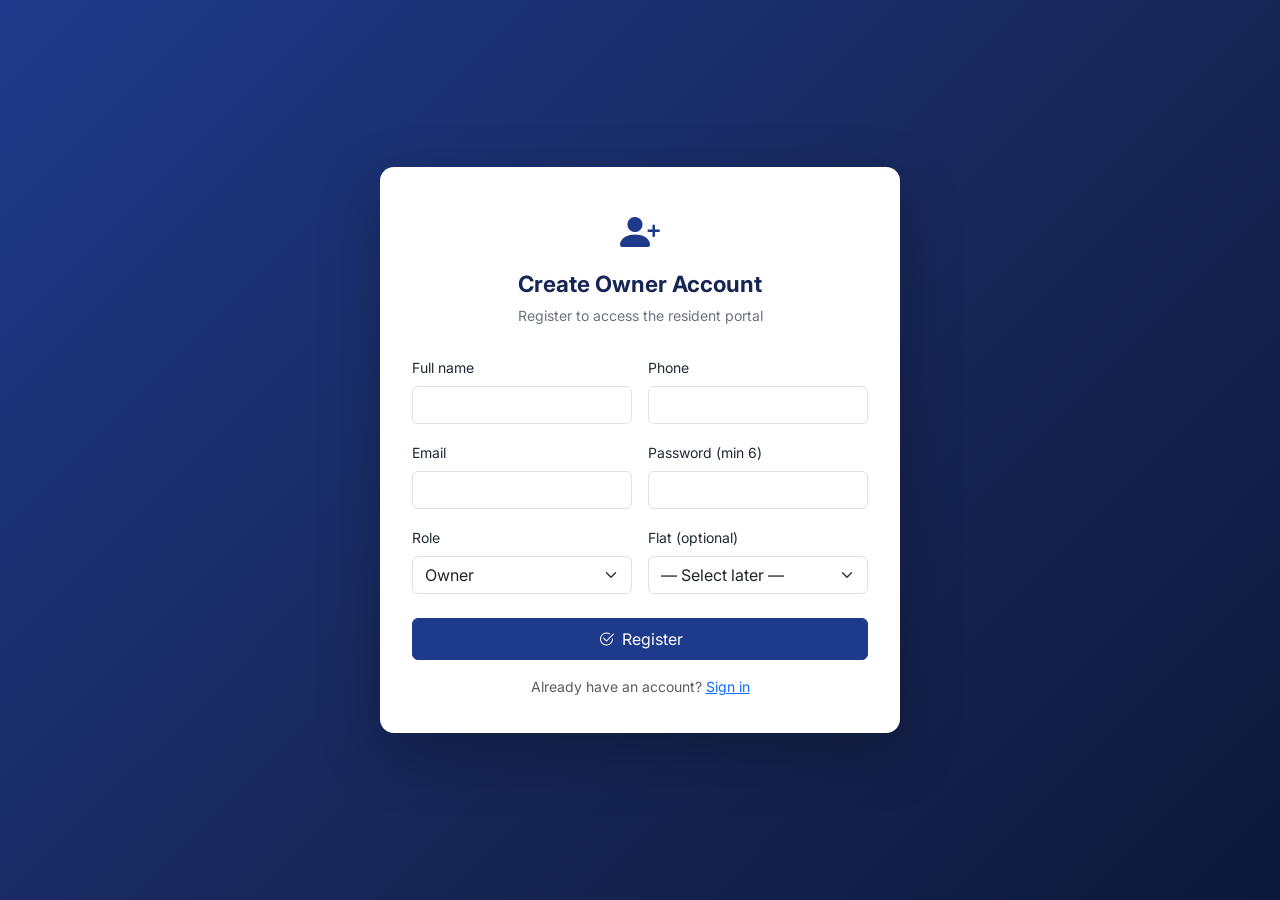
<file: frontend/register.html>
<!doctype html>
<html lang="en">
<head>
  <meta charset="utf-8"/>
  <meta name="viewport" content="width=device-width, initial-scale=1"/>
  <title>Register — Society Management</title>
  <link href="https://cdn.jsdelivr.net/npm/bootstrap@5.3.3/dist/css/bootstrap.min.css" rel="stylesheet"/>
  <link href="https://cdn.jsdelivr.net/npm/bootstrap-icons@1.11.3/font/bootstrap-icons.min.css" rel="stylesheet"/>
  <link href="https://fonts.googleapis.com/css2?family=Inter:wght@400;500;600;700&display=swap" rel="stylesheet"/>
  <link href="assets/css/app.css" rel="stylesheet"/>
</head>
<body>
  <div class="login-wrap">
    <div class="login-card" style="max-width:520px">
      <div class="brand-lg">
        <i class="bi bi-person-plus-fill"></i>
        <h2>Create Owner Account</h2>
        <p>Register to access the resident portal</p>
      </div>

      <div id="alert" class="alert alert-danger d-none py-2 small mb-3"></div>

      <form id="regForm">
        <div class="row g-3">
          <div class="col-md-6">
            <label class="form-label small">Full name</label>
            <input name="fullName" class="form-control" required/>
          </div>
          <div class="col-md-6">
            <label class="form-label small">Phone</label>
            <input name="phone" class="form-control"/>
          </div>
          <div class="col-md-6">
            <label class="form-label small">Email</label>
            <input type="email" name="email" class="form-control" required/>
          </div>
          <div class="col-md-6">
            <label class="form-label small">Password (min 6)</label>
            <input type="password" name="password" class="form-control" required minlength="6"/>
          </div>
          <div class="col-md-6">
            <label class="form-label small">Role</label>
            <select name="role" class="form-select" required>
              <option value="OWNER">Owner</option>
              <option value="TENANT">Tenant</option>
              <option value="SECURITY">Security</option>
            </select>
          </div>
          <div class="col-md-6">
            <label class="form-label small">Flat (optional)</label>
            <select name="flatId" class="form-select"><option value="">— Select later —</option></select>
          </div>
        </div>
        <button type="submit" class="btn btn-primary w-100 py-2 mt-4" id="submitBtn">
          <i class="bi bi-check2-circle me-1"></i> Register
        </button>
      </form>
      <div class="text-center small text-muted mt-3">
        Already have an account? <a href="login.html">Sign in</a>
      </div>
    </div>
  </div>

  <script src="assets/js/api.js"></script>
  <script src="assets/js/app.js"></script>
  <script>
    (async () => {
      try {
        const b = await API.buildings();
        const flatSel = document.querySelector('select[name=flatId]');
        for (const bld of b) {
          const flats = await API.flatsOf(bld.id);
          const grp = document.createElement('optgroup');
          grp.label = `${bld.name} - Wing ${bld.wing || ''}`;
          for (const f of flats) {
            const o = document.createElement('option');
            o.value = f.id;
            o.textContent = f.flatNumber + (f.bhk ? ` (${f.bhk})` : '');
            grp.appendChild(o);
          }
          flatSel.appendChild(grp);
        }
      } catch (e) { /* backend may be down, ignore */ }
    })();

    document.getElementById('regForm').addEventListener('submit', async (e) => {
      e.preventDefault();
      const btn = document.getElementById('submitBtn');
      const alert = document.getElementById('alert');
      alert.classList.add('d-none');
      btn.disabled = true;
      const fd = new FormData(e.currentTarget);
      const payload = Object.fromEntries(fd);
      if (payload.flatId === '') delete payload.flatId;
      else payload.flatId = Number(payload.flatId);
      try {
        const res = await API.register(payload);
        Auth.save(res);
        window.location.href = 'dashboard.html';
      } catch (err) {
        alert.textContent = err.message || 'Registration failed';
        alert.classList.remove('d-none');
        btn.disabled = false;
      }
    });
  </script>
</body>
</html>
</file>
<file: frontend/assets/css/app.css>
/* ============================================================
   Society Management - Custom Theme (Bootstrap 5 override)
   ============================================================ */

:root {
  --sm-primary: #1e3a8a;         /* Deep indigo */
  --sm-primary-dark: #172554;
  --sm-primary-light: #3b5bdb;
  --sm-accent: #10b981;          /* Emerald for success */
  --sm-warn: #f59e0b;
  --sm-danger: #dc2626;
  --sm-bg: #f5f7fb;
  --sm-surface: #ffffff;
  --sm-text: #1f2937;
  --sm-muted: #6b7280;
  --sm-border: #e5e7eb;
  --sm-radius: 10px;
}

html, body {
  height: 100%;
  font-family: 'Inter', -apple-system, BlinkMacSystemFont, "Segoe UI", Roboto, sans-serif;
  background: var(--sm-bg);
  color: var(--sm-text);
}

.btn-primary {
  background-color: var(--sm-primary);
  border-color: var(--sm-primary);
}
.btn-primary:hover, .btn-primary:focus {
  background-color: var(--sm-primary-dark);
  border-color: var(--sm-primary-dark);
}
.btn-outline-primary { color: var(--sm-primary); border-color: var(--sm-primary); }
.btn-outline-primary:hover { background-color: var(--sm-primary); border-color: var(--sm-primary); }

.text-primary  { color: var(--sm-primary) !important; }
.bg-primary    { background-color: var(--sm-primary) !important; }
.bg-primary-soft { background: linear-gradient(135deg, #eef2ff 0%, #e0e7ff 100%); }

/* ---- Sidebar / Layout ---- */
.sm-app {
  min-height: 100vh;
  display: grid;
  grid-template-columns: 260px 1fr;
}
.sm-sidebar {
  background: linear-gradient(180deg, var(--sm-primary-dark) 0%, var(--sm-primary) 100%);
  color: #fff;
  padding: 1.5rem 1rem;
  position: sticky;
  top: 0;
  height: 100vh;
  overflow-y: auto;
}
.sm-sidebar .brand {
  display: flex; align-items: center; gap: .7rem;
  color: #fff; font-weight: 700; font-size: 1.15rem;
  padding: .5rem 0 1.2rem;
  border-bottom: 1px solid rgba(255,255,255,.15);
  margin-bottom: 1rem;
  text-decoration: none;
}
.sm-sidebar .brand i { font-size: 1.6rem; color: #fbbf24; }
.sm-sidebar .nav-link {
  color: rgba(255,255,255,.85);
  padding: .6rem .8rem;
  border-radius: 8px;
  display: flex; align-items: center; gap: .7rem;
  font-size: .95rem;
  margin-bottom: 2px;
  transition: all .15s;
}
.sm-sidebar .nav-link:hover { background: rgba(255,255,255,.1); color: #fff; }
.sm-sidebar .nav-link.active { background: rgba(255,255,255,.18); color: #fff; }
.sm-sidebar .nav-section {
  color: rgba(255,255,255,.55);
  font-size: .72rem;
  text-transform: uppercase;
  letter-spacing: .08em;
  margin: 1rem 0 .3rem .3rem;
}

.sm-main { padding: 1.5rem 2rem; }
.sm-topbar {
  display: flex; justify-content: space-between; align-items: center;
  margin-bottom: 1.5rem;
}
.sm-topbar h1 {
  font-size: 1.6rem; font-weight: 700; margin: 0; color: var(--sm-text);
}
.sm-topbar .user-chip {
  display: flex; align-items: center; gap: .6rem;
  background: #fff; padding: .4rem .8rem; border-radius: 999px;
  border: 1px solid var(--sm-border); font-size: .9rem;
}
.sm-topbar .user-chip .avatar {
  width: 30px; height: 30px; border-radius: 50%;
  background: var(--sm-primary); color: #fff;
  display: flex; align-items: center; justify-content: center;
  font-weight: 600; font-size: .85rem;
}

/* ---- Cards ---- */
.card { border: 1px solid var(--sm-border); border-radius: var(--sm-radius); }
.card-title { font-weight: 600; margin: 0; }

.stat-card {
  border: 1px solid var(--sm-border);
  border-radius: var(--sm-radius);
  background: #fff;
  padding: 1.2rem;
  height: 100%;
}
.stat-card .icon {
  width: 44px; height: 44px; border-radius: 10px;
  display: flex; align-items: center; justify-content: center;
  font-size: 1.3rem; margin-bottom: .7rem;
}
.stat-card .label { color: var(--sm-muted); font-size: .82rem; font-weight: 500; text-transform: uppercase; letter-spacing: .04em; }
.stat-card .value { font-size: 1.7rem; font-weight: 700; margin-top: .2rem; color: var(--sm-text); }
.stat-card .sub   { font-size: .8rem; color: var(--sm-muted); margin-top: .3rem; }

.stat-card.indigo .icon { background: #eef2ff; color: var(--sm-primary); }
.stat-card.green  .icon { background: #d1fae5; color: #059669; }
.stat-card.amber  .icon { background: #fef3c7; color: #b45309; }
.stat-card.rose   .icon { background: #ffe4e6; color: #be123c; }
.stat-card.sky    .icon { background: #dbeafe; color: #1d4ed8; }

/* ---- Login page ---- */
.login-wrap {
  min-height: 100vh;
  display: flex; align-items: center; justify-content: center;
  background: linear-gradient(135deg, #1e3a8a 0%, #172554 60%, #0c1839 100%);
  padding: 1rem;
}
.login-card {
  background: #fff;
  padding: 2.2rem 2rem;
  border-radius: 14px;
  width: 100%; max-width: 420px;
  box-shadow: 0 20px 60px rgba(0,0,0,.25);
}
.login-card .brand-lg {
  text-align: center; margin-bottom: 1.8rem;
}
.login-card .brand-lg i { font-size: 2.5rem; color: var(--sm-primary); }
.login-card .brand-lg h2 { margin-top: .5rem; font-weight: 700; color: var(--sm-primary-dark); font-size: 1.4rem; }
.login-card .brand-lg p { color: var(--sm-muted); font-size: .88rem; margin: 0; }

/* ---- Tables ---- */
.table thead th {
  background: #f9fafb;
  color: var(--sm-muted);
  font-weight: 600;
  font-size: .78rem;
  text-transform: uppercase;
  letter-spacing: .04em;
  border-bottom: 1px solid var(--sm-border);
}
.table td { vertical-align: middle; }
.badge-status {
  padding: .3em .7em; font-size: .72rem; font-weight: 600; border-radius: 999px; text-transform: uppercase; letter-spacing: .04em;
}
.badge-status.pending  { background: #fef3c7; color: #92400e; }
.badge-status.approved { background: #d1fae5; color: #065f46; }
.badge-status.rejected { background: #fee2e2; color: #991b1b; }
.badge-status.overdue  { background: #ffe4e6; color: #9f1239; }
.badge-status.under_verification { background: #dbeafe; color: #1e40af; }
.badge-status.open     { background: #e0f2fe; color: #075985; }
.badge-status.in_progress { background: #fef3c7; color: #92400e; }
.badge-status.resolved,
.badge-status.closed   { background: #d1fae5; color: #065f46; }

/* ---- Utilities ---- */
.section-title {
  font-size: 1rem; font-weight: 600; color: var(--sm-text);
  margin: 1.5rem 0 .8rem; display: flex; align-items: center; gap: .5rem;
}
.hover-shadow { transition: box-shadow .2s; }
.hover-shadow:hover { box-shadow: 0 6px 20px rgba(0,0,0,.08); }
.spinner-overlay {
  position: fixed; inset: 0; background: rgba(255,255,255,.7);
  display: none; align-items: center; justify-content: center; z-index: 9999;
}
.spinner-overlay.active { display: flex; }

/* Responsive */
@media (max-width: 992px) {
  .sm-app { grid-template-columns: 1fr; }
  .sm-sidebar {
    position: fixed; left: -280px; z-index: 1050;
    width: 260px; transition: left .25s;
  }
  .sm-sidebar.open { left: 0; }
  .sm-main { padding: 1rem; }
  .sm-menu-toggle { display: inline-flex !important; }
}
.sm-menu-toggle { display: none; }

.toast-container { z-index: 10000; }
</file>
